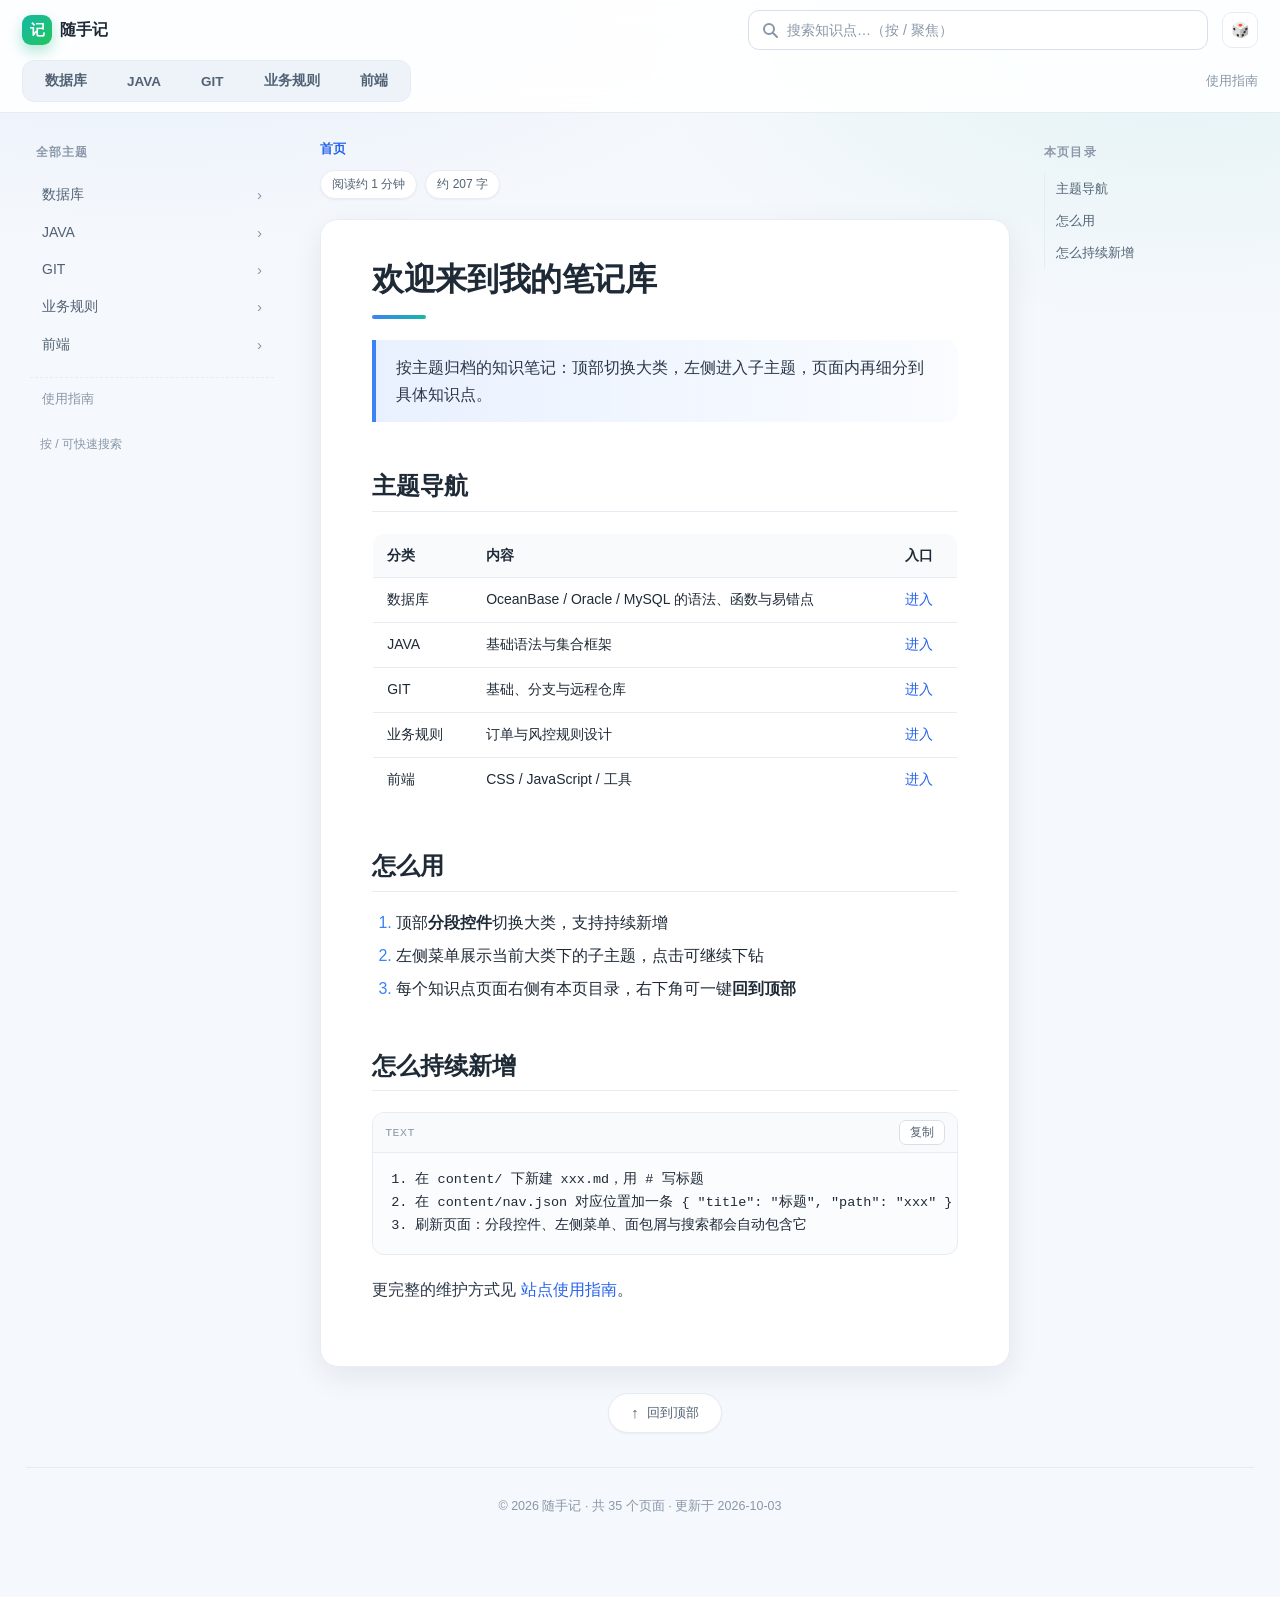
<file: index.html>
<!DOCTYPE html>
<html lang="zh-CN">
<head>
  <meta charset="UTF-8">
  <meta name="viewport" content="width=device-width, initial-scale=1">
  <meta name="description" content="随手记 · 浅色静态知识库，顶部大类 + 左侧子主题 + 页面内知识点">
  <meta name="theme-color" content="#f5f8fc">
  <title>随手记</title>
  <link rel="icon" href="data:image/svg+xml,%3Csvg xmlns='http://www.w3.org/2000/svg' viewBox='0 0 100 100'%3E%3Crect width='100' height='100' rx='22' fill='%2314b8a6'/%3E%3Ctext x='50' y='68' font-size='58' text-anchor='middle' fill='white' font-family='sans-serif'%3E%E8%AE%B0%3C/text%3E%3C/svg%3E">
  <link rel="stylesheet" href="assets/css/style.css">
</head>
<body>
  <div class="progress-bar" id="progressBar"></div>

  <header class="topbar">
    <div class="topbar__main">
      <button class="icon-btn menu-toggle" id="menuToggle" type="button" aria-label="打开菜单">☰</button>
      <a class="brand" href="#/home">
        <span class="brand__mark">记</span>
        <span class="brand__text" id="brandText">随手记</span>
      </a>
      <div class="search">
        <input class="search__input" id="searchInput" type="search" autocomplete="off"
               placeholder="搜索知识点…（按 / 聚焦）" aria-label="搜索笔记">
        <div class="search-results" id="searchResults" hidden></div>
      </div>
      <button class="icon-btn" id="randomBtn" type="button" title="随机来一篇" aria-label="随机一篇">🎲</button>
    </div>
    <div class="topbar__tabs">
      <nav class="segmented" id="segmented" role="tablist" aria-label="主题分类"></nav>
      <a class="topbar__guide" href="#/guide">使用指南</a>
    </div>
  </header>

  <div class="scrim" id="scrim"></div>

  <div class="layout">
    <aside class="sidebar" id="sidebar">
      <nav class="nav-tree" id="navTree" aria-label="左侧导航"></nav>
      <div class="sidebar__footer" id="sidebarFooter"></div>
    </aside>

    <main class="content" id="content">
      <div class="content__inner" id="contentInner"></div>
    </main>

    <aside class="toc" id="tocPanel" hidden>
      <div class="toc__title">本页目录</div>
      <ul class="toc__list" id="tocList"></ul>
    </aside>

    <footer class="site-footer" id="siteFooter"></footer>
  </div>

  <button class="back-top" id="backTop" type="button" aria-label="回到顶部">↑ 顶部</button>

  <script src="assets/js/markdown.js"></script>
  <script src="assets/js/core.js"></script>
  <script src="assets/js/app.js"></script>
</body>
</html>
</file>
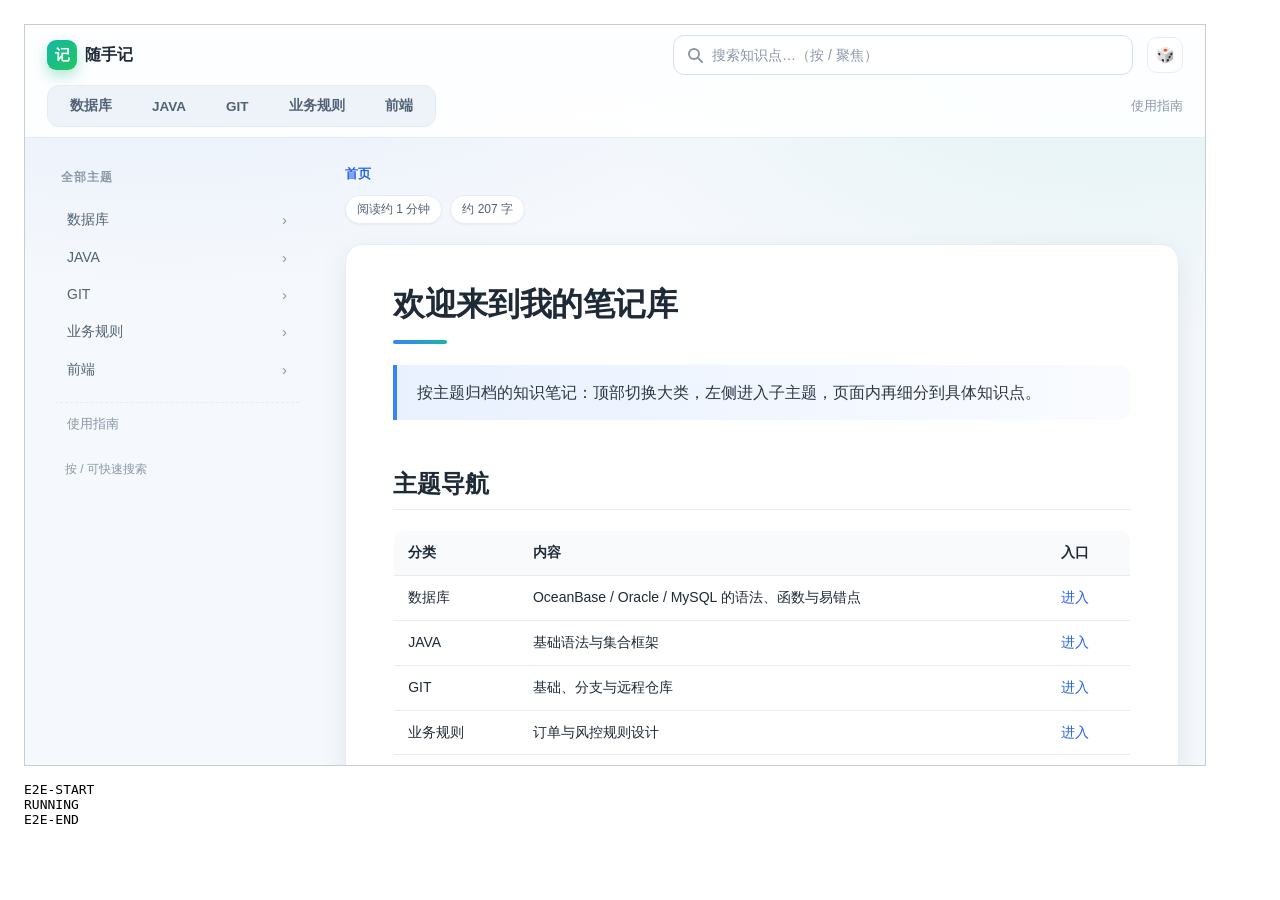
<file: tests/e2e.html>
<!DOCTYPE html>
<html lang="zh-CN">
<head>
  <meta charset="UTF-8">
  <title>E2E 交互自检</title>
  <style>body{font-family:monospace;padding:16px}iframe{width:1180px;height:740px;border:1px solid #ccc}pre{white-space:pre-wrap}</style>
</head>
<body>
  <iframe id="frame" src="../index.html"></iframe>
  <pre id="out">E2E-START
RUNNING
E2E-END</pre>
  <script>
    (function () {
      var out = document.getElementById('out');
      var lines = [];
      function log(name, cond) { lines.push((cond ? 'PASS' : 'FAIL') + ' :: ' + name); }
      function wait(ms) { return new Promise(function (r) { setTimeout(r, ms); }); }
      function texts(nodes) { return Array.prototype.map.call(nodes, function (n) { return n.textContent; }).join(','); }

      async function run() {
        var frame = document.getElementById('frame');
        await new Promise(function (resolve) { frame.addEventListener('load', resolve, { once: true }); });
        await wait(1600);
        var w = frame.contentWindow, d = frame.contentDocument;

        log('顶部分段控件已渲染(>=4)', d.querySelectorAll('#segmented .segment').length >= 4);
        log('首页内容渲染', d.querySelector('#contentInner').textContent.indexOf('欢迎来到我的笔记库') !== -1);
        log('首页左侧显示全部主题', d.querySelectorAll('#navTree .side-link').length >= 4);

        var segs = d.querySelectorAll('#segmented .segment');
        var dbBtn = null;
        for (var i = 0; i < segs.length; i += 1) { if (segs[i].textContent.indexOf('数据库') !== -1) { dbBtn = segs[i]; } }
        dbBtn.click();
        await wait(1200);
        var lv2 = texts(d.querySelectorAll('#navTree .side-link__text'));
        log('点击数据库后左侧列出子库', lv2.indexOf('Oracle') !== -1 && lv2.indexOf('MySQL') !== -1);

        var links = d.querySelectorAll('#navTree .side-link');
        var oracleBtn = null;
        for (var j = 0; j < links.length; j += 1) { if (links[j].textContent.indexOf('Oracle') !== -1) { oracleBtn = links[j]; } }
        oracleBtn.click();
        await wait(1200);
        var lv3 = texts(d.querySelectorAll('#navTree .side-link__text'));
        log('进入 Oracle 后左侧变为其知识点菜单', lv3.indexOf('语法') !== -1 && lv3.indexOf('函数') !== -1 && lv3.indexOf('易错点') !== -1);
        log('出现返回上一级按钮', !!d.querySelector('#navTree .side-back'));
        log('面包屑包含 Oracle', d.querySelector('.breadcrumb').textContent.indexOf('Oracle') !== -1);

        var subLinks = d.querySelectorAll('#navTree .side-link');
        var synBtn = null;
        for (var k = 0; k < subLinks.length; k += 1) { if (subLinks[k].textContent.indexOf('语法') !== -1) { synBtn = subLinks[k]; } }
        synBtn.click();
        await wait(1200);
        log('点击语法加载对应内容', d.querySelector('.article').textContent.indexOf('CREATE') !== -1);
        log('本页目录已生成(>=2)', d.querySelectorAll('#tocList a').length >= 2);
        log('上一篇/下一篇出现', !!d.querySelector('.pager__link'));
        log('页面内有回到顶部按钮', !!d.querySelector('.inline-top'));

        d.documentElement.style.scrollBehavior = 'auto';
        w.scrollTo(0, 700);
        w.dispatchEvent(new w.Event('scroll'));
        await wait(500);
        log('滚动后浮动回到顶部出现', d.getElementById('backTop').classList.contains('show'));
        log('阅读进度条随滚动更新', d.getElementById('progressBar').style.width !== '0%' && d.getElementById('progressBar').style.width !== '');
        var wentTop = false;
        var origScrollTo = w.scrollTo;
        w.scrollTo = function () { wentTop = true; return origScrollTo.apply(w, arguments); };
        d.getElementById('backTop').click();
        await wait(300);
        log('点击浮动按钮触发回到顶部', wentTop);
        w.scrollTo = origScrollTo;
        w.scrollTo(0, 0);
        w.dispatchEvent(new w.Event('scroll'));
        await wait(300);

        d.querySelector('#navTree .side-back').click();
        await wait(1000);
        log('返回按钮回到数据库概览', d.querySelector('#contentInner').textContent.indexOf('OceanBase') !== -1);

        var input = d.getElementById('searchInput');
        input.value = '易错点';
        input.dispatchEvent(new w.Event('input', { bubbles: true }));
        await wait(2200);
        var results = d.getElementById('searchResults');
        log('搜索下拉出现', results.hidden === false);
        log('搜索命中易错点', results.textContent.indexOf('易错点') !== -1);
        d.body.click();
        await wait(200);

        log('菜单无徽标类名', d.querySelectorAll('.nav-badge').length === 0);

        d.getElementById('menuToggle').click();
        await wait(300);
        log('移动端菜单可打开', d.body.classList.contains('nav-open'));

        out.textContent = 'E2E-START\n' + lines.join('\n') + '\nE2E-END';
      }

      run().catch(function (err) {
        out.textContent = 'E2E-START\nFAIL :: 运行异常 ' + err.message + '\nE2E-END';
      });
    })();
  </script>
</body>
</html>
</file>
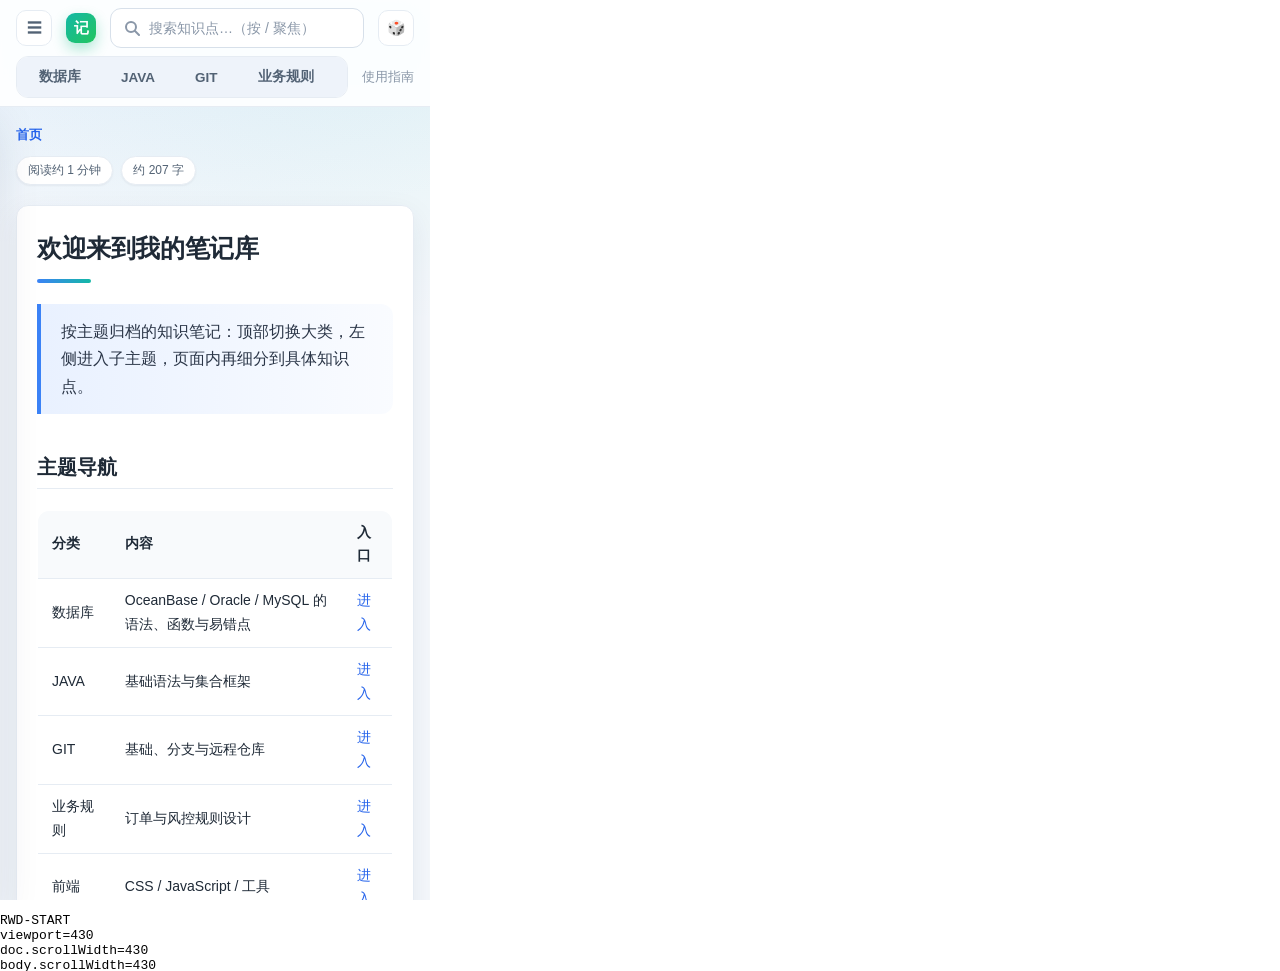
<file: tests/responsive.html>
<!DOCTYPE html>
<html lang="zh-CN"><head><meta charset="UTF-8"><title>响应式自检</title>
<style>body{font-family:monospace;margin:0}iframe{width:430px;height:900px;border:0;display:block}</style></head>
<body>
  <iframe id="frame" src="../index.html" width="430" height="900"></iframe>
  <pre id="out">RWD-START
RUNNING
RWD-END</pre>
  <script>
    (function () {
      var out = document.getElementById('out');
      function wait(ms){ return new Promise(function(r){ setTimeout(r, ms); }); }
      async function run() {
        var frame = document.getElementById('frame');
        await new Promise(function (resolve) { frame.addEventListener('load', resolve, { once: true }); });
        await wait(1500);
        var w = frame.contentWindow, d = frame.contentDocument;
        var lines = [];
        var innerWidth = w.innerWidth;
        var doc = d.documentElement;
        lines.push('viewport=' + innerWidth);
        lines.push('doc.scrollWidth=' + doc.scrollWidth);
        lines.push('body.scrollWidth=' + d.body.scrollWidth);
        lines.push('horizontalOverflow=' + (doc.scrollWidth > innerWidth + 1));
        var article = d.querySelector('.article');
        if (article) { lines.push('article.right=' + Math.round(article.getBoundingClientRect().right)); }
        var wrap = d.querySelector('.table-wrap');
        if (wrap) { lines.push('tableWrap client=' + wrap.clientWidth + ' scroll=' + wrap.scrollWidth); }
        var offenders = [];
        var all = d.querySelectorAll('body *');
        for (var i = 0; i < all.length; i += 1) {
          var el = all[i];
          var style = w.getComputedStyle(el);
          if (style.position === 'fixed') { continue; }
          var rect = el.getBoundingClientRect();
          if (rect.right > innerWidth + 1 && rect.width > 0) {
            offenders.push(el.tagName.toLowerCase() + '.' + (el.className || '') + ' right=' + Math.round(rect.right) + ' w=' + Math.round(rect.width));
          }
        }
        lines.push('offenders=' + offenders.length);
        offenders.slice(0, 12).forEach(function (line) { lines.push('OFF ' + line); });
        out.textContent = 'RWD-START\n' + lines.join('\n') + '\nRWD-END';
      }
      run().catch(function (err) { out.textContent = 'RWD-START\nERROR ' + err.message + '\nRWD-END'; });
    })();
  </script>
</body></html>
</file>
<file: assets/css/style.css>
/* ============================================================
   随手记 · 浅色主题
   结构：变量 → 基础 → 顶栏(分段控件) → 布局 → 左侧钻取菜单
        → 正文排版 → 目录 → 搜索 → 回到顶部 → 动效 → 响应式
   ============================================================ */

:root {
  --bg: #f5f8fc;
  --bg-soft: #eef3fa;
  --surface: #ffffff;
  --surface-2: #f8fafc;
  --text: #1f2a37;
  --text-soft: #526274;
  --muted: #8a97a8;
  --border: #e6ecf3;
  --border-strong: #d7e0ea;
  --accent: #3b82f6;
  --accent-strong: #2563eb;
  --accent-soft: #e9f1ff;
  --accent-teal: #14b8a6;
  --shadow-sm: 0 1px 2px rgba(15, 23, 42, 0.05);
  --shadow: 0 10px 30px rgba(23, 43, 77, 0.08);
  --shadow-lg: 0 18px 45px rgba(23, 43, 77, 0.14);
  --radius-sm: 8px;
  --radius: 12px;
  --radius-lg: 18px;
  --sidebar-w: 260px;
  --toc-w: 210px;
  --topbar-h: 108px;
  --font: -apple-system, BlinkMacSystemFont, "Segoe UI", "PingFang SC",
    "Hiragino Sans GB", "Microsoft YaHei", "Helvetica Neue", Arial, sans-serif;
  --mono: "SFMono-Regular", "JetBrains Mono", Menlo, Consolas, "Liberation Mono", monospace;
  --ease: cubic-bezier(0.22, 0.61, 0.36, 1);
}

* { box-sizing: border-box; }
html { scroll-behavior: smooth; }

body {
  margin: 0;
  font-family: var(--font);
  color: var(--text);
  background:
    radial-gradient(1100px 520px at 12% -8%, rgba(59, 130, 246, 0.09), transparent 62%),
    radial-gradient(900px 480px at 92% 4%, rgba(20, 184, 166, 0.08), transparent 60%),
    var(--bg);
  background-attachment: fixed;
  min-height: 100vh;
  line-height: 1.7;
  -webkit-font-smoothing: antialiased;
}

a { color: var(--accent-strong); text-decoration: none; }
::selection { background: rgba(59, 130, 246, 0.2); }
:focus-visible { outline: 2px solid var(--accent); outline-offset: 2px; border-radius: 4px; }

/* ---------------- 阅读进度 ---------------- */
.progress-bar {
  position: fixed;
  top: 0; left: 0;
  height: 3px;
  width: 0;
  z-index: 130;
  background: linear-gradient(90deg, var(--accent), var(--accent-teal));
  box-shadow: 0 0 12px rgba(59, 130, 246, 0.5);
  transition: width 0.12s linear;
}

/* ---------------- 顶栏 ---------------- */
.topbar {
  position: sticky;
  top: 0;
  z-index: 100;
  background: rgba(255, 255, 255, 0.9);
  backdrop-filter: saturate(180%) blur(14px);
  -webkit-backdrop-filter: saturate(180%) blur(14px);
  border-bottom: 1px solid var(--border);
}
.topbar__main {
  height: 60px;
  display: flex;
  align-items: center;
  gap: 14px;
  padding: 0 22px;
}
.topbar__tabs {
  display: flex;
  align-items: center;
  gap: 14px;
  padding: 0 22px 10px;
}

.brand {
  display: inline-flex;
  align-items: center;
  gap: 8px;
  font-weight: 700;
  font-size: 16px;
  color: var(--text);
  white-space: nowrap;
}
.brand__mark {
  display: inline-grid;
  place-items: center;
  width: 30px; height: 30px;
  border-radius: 9px;
  background: linear-gradient(135deg, #14b8a6, #22c55e);
  color: #fff;
  font-size: 15px;
  box-shadow: 0 6px 14px rgba(16, 185, 129, 0.32);
  transition: transform 0.3s var(--ease);
}
.brand:hover .brand__mark { transform: rotate(-8deg) scale(1.06); }

/* 分段控件 */
.segmented {
  display: flex;
  gap: 4px;
  padding: 4px;
  background: var(--bg-soft);
  border: 1px solid var(--border);
  border-radius: 12px;
  overflow-x: auto;
  scrollbar-width: none;
  max-width: 100%;
}
.segmented::-webkit-scrollbar { display: none; }
.segment {
  flex: 0 0 auto;
  border: 0;
  background: transparent;
  color: var(--text-soft);
  font-family: inherit;
  font-size: 13.5px;
  font-weight: 600;
  padding: 7px 18px;
  border-radius: 9px;
  cursor: pointer;
  white-space: nowrap;
  transition: background 0.2s ease, color 0.2s ease, box-shadow 0.2s ease, transform 0.18s var(--ease);
}
.segment:hover { color: var(--accent-strong); }
.segment:active { transform: scale(0.97); }
.segment.active {
  background: var(--surface);
  color: var(--accent-strong);
  box-shadow: var(--shadow-sm);
}
.topbar__guide {
  margin-left: auto;
  font-size: 13px;
  color: var(--muted);
  white-space: nowrap;
  transition: color 0.18s ease;
}
.topbar__guide:hover { color: var(--accent-strong); }

.icon-btn {
  display: inline-grid;
  place-items: center;
  width: 36px; height: 36px;
  border: 1px solid var(--border);
  border-radius: 10px;
  background: var(--surface);
  color: var(--text-soft);
  font-size: 15px;
  cursor: pointer;
  transition: transform 0.2s var(--ease), box-shadow 0.2s ease, color 0.2s ease, border-color 0.2s ease;
}
.icon-btn:hover { color: var(--accent-strong); border-color: var(--accent); transform: translateY(-1px); box-shadow: var(--shadow-sm); }
.icon-btn:active { transform: translateY(0) scale(0.96); }
.menu-toggle { display: none; }

/* 搜索 */
.search { position: relative; flex: 1; max-width: 460px; margin-left: auto; }
.search__input {
  width: 100%;
  height: 40px;
  padding: 0 14px 0 38px;
  border: 1px solid var(--border-strong);
  border-radius: 11px;
  background: var(--surface)
    url("data:image/svg+xml,%3Csvg xmlns='http://www.w3.org/2000/svg' width='16' height='16' fill='none' stroke='%238a97a8' stroke-width='2' stroke-linecap='round'%3E%3Ccircle cx='7' cy='7' r='5'/%3E%3Cpath d='M11 11l4 4'/%3E%3C/svg%3E")
    no-repeat 13px center;
  font-size: 14px;
  color: var(--text);
  transition: border-color 0.2s ease, box-shadow 0.2s ease;
}
.search__input::placeholder { color: var(--muted); }
.search__input:focus { outline: none; border-color: var(--accent); box-shadow: 0 0 0 4px rgba(59, 130, 246, 0.13); }

.search-results {
  position: absolute;
  top: calc(100% + 10px);
  left: 0; right: 0;
  max-height: 62vh;
  overflow-y: auto;
  background: var(--surface);
  border: 1px solid var(--border);
  border-radius: var(--radius);
  box-shadow: var(--shadow-lg);
  padding: 8px;
  animation: popIn 0.18s var(--ease) both;
  z-index: 120;
}
.search-empty { padding: 16px; color: var(--muted); font-size: 14px; text-align: center; }
.search-group { padding: 8px 8px 4px; font-size: 12px; color: var(--muted); letter-spacing: 0.4px; }
.search-item { display: block; padding: 9px 10px; border-radius: 9px; color: var(--text); transition: background 0.16s ease, transform 0.16s var(--ease); }
.search-item:hover, .search-item.is-active { background: var(--accent-soft); transform: translateX(2px); }
.search-item__title { font-size: 14px; font-weight: 600; }
.search-item__path { font-size: 12px; color: var(--muted); margin-top: 1px; }
.search-item__snippet { font-size: 12.5px; color: var(--text-soft); margin-top: 4px; line-height: 1.55; }
.search-item mark { background: #fff2bf; color: #7a5300; border-radius: 3px; padding: 0 2px; }

/* ---------------- 布局 ---------------- */
.layout {
  display: grid;
  grid-template-columns: var(--sidebar-w) minmax(0, 1fr) var(--toc-w);
  gap: 34px;
  max-width: 1440px;
  margin: 0 auto;
  padding: 26px 26px 80px;
  align-items: start;
}

/* ---------------- 左侧钻取菜单 ---------------- */
.sidebar {
  position: sticky;
  top: calc(var(--topbar-h) + 22px);
  max-height: calc(100vh - var(--topbar-h) - 46px);
  overflow-y: auto;
  padding: 4px 12px 20px 4px;
  scrollbar-width: thin;
  scrollbar-color: var(--border-strong) transparent;
}
.sidebar::-webkit-scrollbar { width: 7px; }
.sidebar::-webkit-scrollbar-thumb { background: var(--border-strong); border-radius: 99px; }
.sidebar::-webkit-scrollbar-thumb:hover { background: var(--muted); }

.side-head { padding: 0 6px 12px; }
.side-back {
  display: inline-flex;
  align-items: center;
  gap: 6px;
  margin-bottom: 10px;
  padding: 5px 12px;
  border: 1px solid var(--border);
  border-radius: 999px;
  background: var(--surface);
  color: var(--text-soft);
  font-family: inherit;
  font-size: 12.5px;
  cursor: pointer;
  transition: all 0.18s var(--ease);
}
.side-back:hover { color: var(--accent-strong); border-color: var(--accent); transform: translateX(-2px); }
.side-back__arrow { font-size: 13px; }
.side-crumb {
  display: flex;
  align-items: center;
  gap: 6px;
  font-size: 11.5px;
  font-weight: 700;
  letter-spacing: 1px;
  text-transform: uppercase;
  color: var(--muted);
}
.side-crumb__sep { color: var(--border-strong); }
.side-crumb__current { color: var(--accent-strong); }

.side-list { list-style: none; margin: 0; padding: 0; }
.side-item { margin: 2px 0; }
.side-link {
  position: relative;
  display: flex;
  align-items: center;
  gap: 8px;
  width: 100%;
  padding: 9px 12px;
  border: 0;
  border-radius: 9px;
  background: transparent;
  color: var(--text-soft);
  font-family: inherit;
  font-size: 14px;
  text-align: left;
  cursor: pointer;
  transition: background 0.18s ease, color 0.18s ease, transform 0.18s var(--ease);
}
.side-link::before {
  content: "";
  position: absolute;
  left: 0; top: 50%;
  width: 3px; height: 0;
  border-radius: 3px;
  background: linear-gradient(180deg, var(--accent), var(--accent-teal));
  transform: translateY(-50%);
  transition: height 0.22s var(--ease);
}
.side-link:hover { background: rgba(59, 130, 246, 0.08); color: var(--accent-strong); transform: translateX(2px); }
.side-link__text { flex: 1; overflow: hidden; white-space: nowrap; text-overflow: ellipsis; }
.side-link__chevron { color: var(--muted); font-size: 15px; transition: transform 0.22s var(--ease), color 0.18s ease; }
.side-link:hover .side-link__chevron { transform: translateX(2px); color: var(--accent-strong); }
.side-item.active > .side-link { background: var(--accent-soft); color: var(--accent-strong); font-weight: 650; }
.side-item.active > .side-link::before { height: 62%; }
.side-guide {
  display: block;
  margin-top: 14px;
  padding: 10px 12px;
  font-size: 13px;
  color: var(--muted);
  border-top: 1px dashed var(--border);
}
.side-guide:hover { color: var(--accent-strong); }
.sidebar__hint { padding: 14px 10px 0; font-size: 12px; color: var(--muted); }

/* ---------------- 正文 ---------------- */
.content { min-width: 0; }

.page-head { margin-bottom: 20px; animation: fadeUp 0.4s var(--ease) both; }
.breadcrumb { display: flex; flex-wrap: wrap; align-items: center; gap: 6px; font-size: 12.5px; color: var(--muted); margin-bottom: 10px; }
.breadcrumb a { color: var(--text-soft); }
.breadcrumb a:hover { color: var(--accent-strong); }
.breadcrumb__sep { color: var(--border-strong); }
.breadcrumb__current { color: var(--accent-strong); font-weight: 600; }
.page-meta { display: flex; flex-wrap: wrap; gap: 8px; }
.meta-chip {
  display: inline-flex;
  align-items: center;
  padding: 3px 11px;
  border-radius: 999px;
  background: var(--surface);
  border: 1px solid var(--border);
  box-shadow: var(--shadow-sm);
  font-size: 12px;
  color: var(--text-soft);
}

.article {
  background: var(--surface);
  border: 1px solid var(--border);
  border-radius: var(--radius-lg);
  box-shadow: var(--shadow);
  padding: 38px clamp(22px, 4vw, 52px) 46px;
  animation: fadeUp 0.5s var(--ease) both;
  overflow-wrap: break-word;
}
.article > :first-child { margin-top: 0; }

.md-h { line-height: 1.35; scroll-margin-top: calc(var(--topbar-h) + 18px); }
.md-h1 { font-size: clamp(25px, 3.4vw, 32px); margin: 0 0 6px; letter-spacing: -0.4px; }
.md-h1::after { content: ""; display: block; width: 54px; height: 4px; margin-top: 14px; border-radius: 4px; background: linear-gradient(90deg, var(--accent), var(--accent-teal)); }
.md-h2 { font-size: clamp(20px, 2.6vw, 24px); margin: 2em 0 0.7em; padding-bottom: 0.35em; border-bottom: 1px solid var(--border); }
.md-h3 { font-size: 18px; margin: 1.7em 0 0.6em; }
.md-h4, .md-h5, .md-h6 { font-size: 15.5px; margin: 1.5em 0 0.5em; color: var(--text-soft); }

.article p { margin: 0 0 1.05em; color: #2b3648; }
.article a { position: relative; background-image: linear-gradient(var(--accent), var(--accent)); background-repeat: no-repeat; background-position: 0 100%; background-size: 0% 1.5px; transition: background-size 0.28s var(--ease); }
.article a:hover { background-size: 100% 1.5px; }
.article ul, .article ol { margin: 0 0 1.1em; padding-left: 1.5em; }
.article li { margin: 0.35em 0; }
.article li::marker { color: var(--accent); }
.article ul ul, .article ol ol, .article ul ol, .article ol ul { margin: 0.35em 0; }
.article blockquote.md-quote { margin: 1.3em 0; padding: 14px 20px; border-left: 4px solid var(--accent); border-radius: 0 var(--radius) var(--radius) 0; background: linear-gradient(90deg, var(--accent-soft), rgba(233, 241, 255, 0.25)); color: var(--text-soft); }
.article blockquote.md-quote > :last-child { margin-bottom: 0; }
.article code { font-family: var(--mono); font-size: 0.88em; background: var(--accent-soft); color: var(--accent-strong); padding: 2px 6px; border-radius: 6px; }

.code-block { position: relative; margin: 1.3em 0; border: 1px solid var(--border); border-radius: var(--radius); overflow: hidden; background: #fbfcfe; }
.code-block__bar { display: flex; align-items: center; justify-content: space-between; padding: 7px 12px; background: var(--surface-2); border-bottom: 1px solid var(--border); }
.code-block__lang { font-family: var(--mono); font-size: 11.5px; letter-spacing: 0.5px; text-transform: uppercase; color: var(--muted); }
.code-copy { border: 1px solid var(--border-strong); background: var(--surface); color: var(--text-soft); font-size: 12px; font-family: inherit; padding: 3px 10px; border-radius: 7px; cursor: pointer; transition: all 0.18s ease; }
.code-copy:hover { border-color: var(--accent); color: var(--accent-strong); }
.code-copy.done { background: var(--accent); border-color: var(--accent); color: #fff; }
.code-block pre { margin: 0; padding: 16px 18px; overflow-x: auto; font-family: var(--mono); font-size: 13.5px; line-height: 1.7; color: #1f2a37; }
.code-block pre code { background: none; color: inherit; padding: 0; font-size: inherit; }

.table-wrap { overflow-x: auto; margin: 1.3em 0; }
.md-table { width: 100%; border-collapse: collapse; font-size: 14px; border: 1px solid var(--border); border-radius: var(--radius); overflow: hidden; }
.md-table th, .md-table td { padding: 10px 14px; border-bottom: 1px solid var(--border); text-align: left; }
.md-table thead th { background: var(--surface-2); font-weight: 650; color: var(--text); }
.md-table tbody tr { transition: background 0.15s ease; }
.md-table tbody tr:hover { background: rgba(59, 130, 246, 0.05); }
.md-table tbody tr:last-child td { border-bottom: 0; }
.article hr { border: 0; height: 1px; background: var(--border); margin: 2em 0; }
.article img { max-width: 100%; border-radius: var(--radius); box-shadow: var(--shadow); }

/* ---------------- 分页 ---------------- */
.pager { display: grid; grid-template-columns: 1fr 1fr; gap: 14px; margin-top: 26px; animation: fadeUp 0.55s var(--ease) both; }
.pager__link { display: flex; flex-direction: column; gap: 3px; padding: 14px 18px; background: var(--surface); border: 1px solid var(--border); border-radius: var(--radius); box-shadow: var(--shadow-sm); color: var(--text); transition: transform 0.22s var(--ease), box-shadow 0.22s ease, border-color 0.22s ease; }
.pager__link:hover { transform: translateY(-3px); box-shadow: var(--shadow); border-color: var(--accent); }
.pager__link--next { text-align: right; }
.pager__hint { font-size: 11.5px; color: var(--muted); letter-spacing: 0.5px; }
.pager__title { font-size: 14px; font-weight: 600; color: var(--accent-strong); }
.pager__link--prev .pager__hint::before { content: "← "; }
.pager__link--next .pager__hint::after { content: " →"; }

/* ---------------- 回到顶部 ---------------- */
.back-top {
  position: fixed;
  right: 26px; bottom: 26px;
  padding: 10px 16px;
  border: 0;
  border-radius: 999px;
  background: linear-gradient(135deg, var(--accent), var(--accent-teal));
  color: #fff;
  font-family: inherit;
  font-size: 13px;
  font-weight: 600;
  cursor: pointer;
  box-shadow: 0 10px 24px rgba(59, 130, 246, 0.34);
  opacity: 0;
  visibility: hidden;
  transform: translateY(14px) scale(0.94);
  transition: opacity 0.28s ease, transform 0.28s var(--ease), visibility 0.28s;
  z-index: 90;
}
.back-top.show { opacity: 1; visibility: visible; transform: translateY(0) scale(1); }
.back-top:hover { transform: translateY(-3px) scale(1.04); }
.inline-top {
  display: flex;
  align-items: center;
  justify-content: center;
  gap: 8px;
  margin: 26px auto 0;
  padding: 10px 22px;
  border: 1px solid var(--border);
  border-radius: 999px;
  background: var(--surface);
  color: var(--text-soft);
  font-family: inherit;
  font-size: 13px;
  cursor: pointer;
  box-shadow: var(--shadow-sm);
  transition: all 0.2s var(--ease);
}
.inline-top:hover { color: var(--accent-strong); border-color: var(--accent); transform: translateY(-2px); box-shadow: var(--shadow); }
.inline-top__icon { font-size: 15px; }

/* ---------------- 目录 ---------------- */
.toc { position: sticky; top: calc(var(--topbar-h) + 22px); max-height: calc(100vh - var(--topbar-h) - 46px); overflow-y: auto; padding: 4px 4px 20px 0; }
.toc__title { font-size: 11.5px; font-weight: 700; letter-spacing: 1.2px; text-transform: uppercase; color: var(--muted); margin-bottom: 10px; }
.toc__list { list-style: none; margin: 0; padding: 0; border-left: 1px solid var(--border); }
.toc__list a { position: relative; display: block; padding: 5px 10px; font-size: 13px; color: var(--text-soft); border-left: 2px solid transparent; margin-left: -1px; transition: color 0.18s ease, border-color 0.18s ease, padding-left 0.18s var(--ease); }
.toc__list a:hover { color: var(--accent-strong); padding-left: 14px; }
.toc__list a.active { color: var(--accent-strong); border-left-color: var(--accent); font-weight: 600; }
.toc__list .toc-depth-3 a { padding-left: 24px; font-size: 12.5px; }

/* ---------------- 状态页 ---------------- */
.state { background: var(--surface); border: 1px solid var(--border); border-radius: var(--radius-lg); box-shadow: var(--shadow); padding: 60px 30px; text-align: center; animation: fadeUp 0.4s var(--ease) both; }
.state__icon { font-size: 40px; }
.state__title { margin: 14px 0 8px; font-size: 19px; }
.state__text { color: var(--text-soft); font-size: 14px; max-width: 460px; margin: 0 auto 20px; }
.state code { font-family: var(--mono); background: var(--surface-2); padding: 2px 7px; border-radius: 6px; }

.skeleton { padding: 10px 0; }
.skeleton__line { height: 15px; margin: 14px 0; border-radius: 7px; background: linear-gradient(90deg, #eef2f8 25%, #f7fafd 37%, #eef2f8 63%); background-size: 400% 100%; animation: shimmer 1.3s ease-in-out infinite; }

.site-footer { grid-column: 1 / -1; text-align: center; font-size: 12.5px; color: var(--muted); padding-top: 28px; border-top: 1px solid var(--border); }

.scrim { display: none; position: fixed; inset: 0; background: rgba(23, 43, 77, 0.34); backdrop-filter: blur(2px); z-index: 94; opacity: 0; transition: opacity 0.3s ease; }

/* ---------------- 动效 ---------------- */
@keyframes fadeUp { from { opacity: 0; transform: translateY(14px); } to { opacity: 1; transform: translateY(0); } }
@keyframes popIn { from { opacity: 0; transform: scale(0.97) translateY(-4px); } to { opacity: 1; transform: scale(1) translateY(0); } }
@keyframes shimmer { 0% { background-position: 100% 0; } 100% { background-position: 0 0; } }

/* ---------------- 响应式 ---------------- */
@media (max-width: 1180px) {
  .layout { grid-template-columns: var(--sidebar-w) minmax(0, 1fr); }
  .toc { display: none; }
}
@media (max-width: 860px) {
  :root { --topbar-h: 104px; }
  .topbar__main { height: 56px; padding: 0 16px; }
  .topbar__tabs { padding: 0 16px 8px; }
  .brand__text { display: none; }
  .layout { grid-template-columns: minmax(0, 1fr); padding: 18px 16px 70px; gap: 0; }
  .menu-toggle { display: inline-grid; }
  .sidebar {
    position: fixed;
    top: var(--topbar-h);
    left: 0;
    bottom: 0;
    width: min(84vw, 320px);
    max-height: none;
    padding: 16px 14px 40px;
    background: var(--surface);
    border-right: 1px solid var(--border);
    box-shadow: var(--shadow-lg);
    transform: translateX(-102%);
    transition: transform 0.32s var(--ease);
    z-index: 96;
  }
  body.nav-open .sidebar { transform: translateX(0); }
  body.nav-open .scrim { display: block; opacity: 1; }
  .article { padding: 26px 20px 34px; border-radius: var(--radius); }
  .pager { grid-template-columns: 1fr; }
  .search { max-width: none; }
  .back-top { right: 16px; bottom: 16px; }
}
@media (prefers-reduced-motion: reduce) {
  *, *::before, *::after { animation-duration: 0.001ms !important; animation-iteration-count: 1 !important; transition-duration: 0.001ms !important; scroll-behavior: auto !important; }
}
</file>
